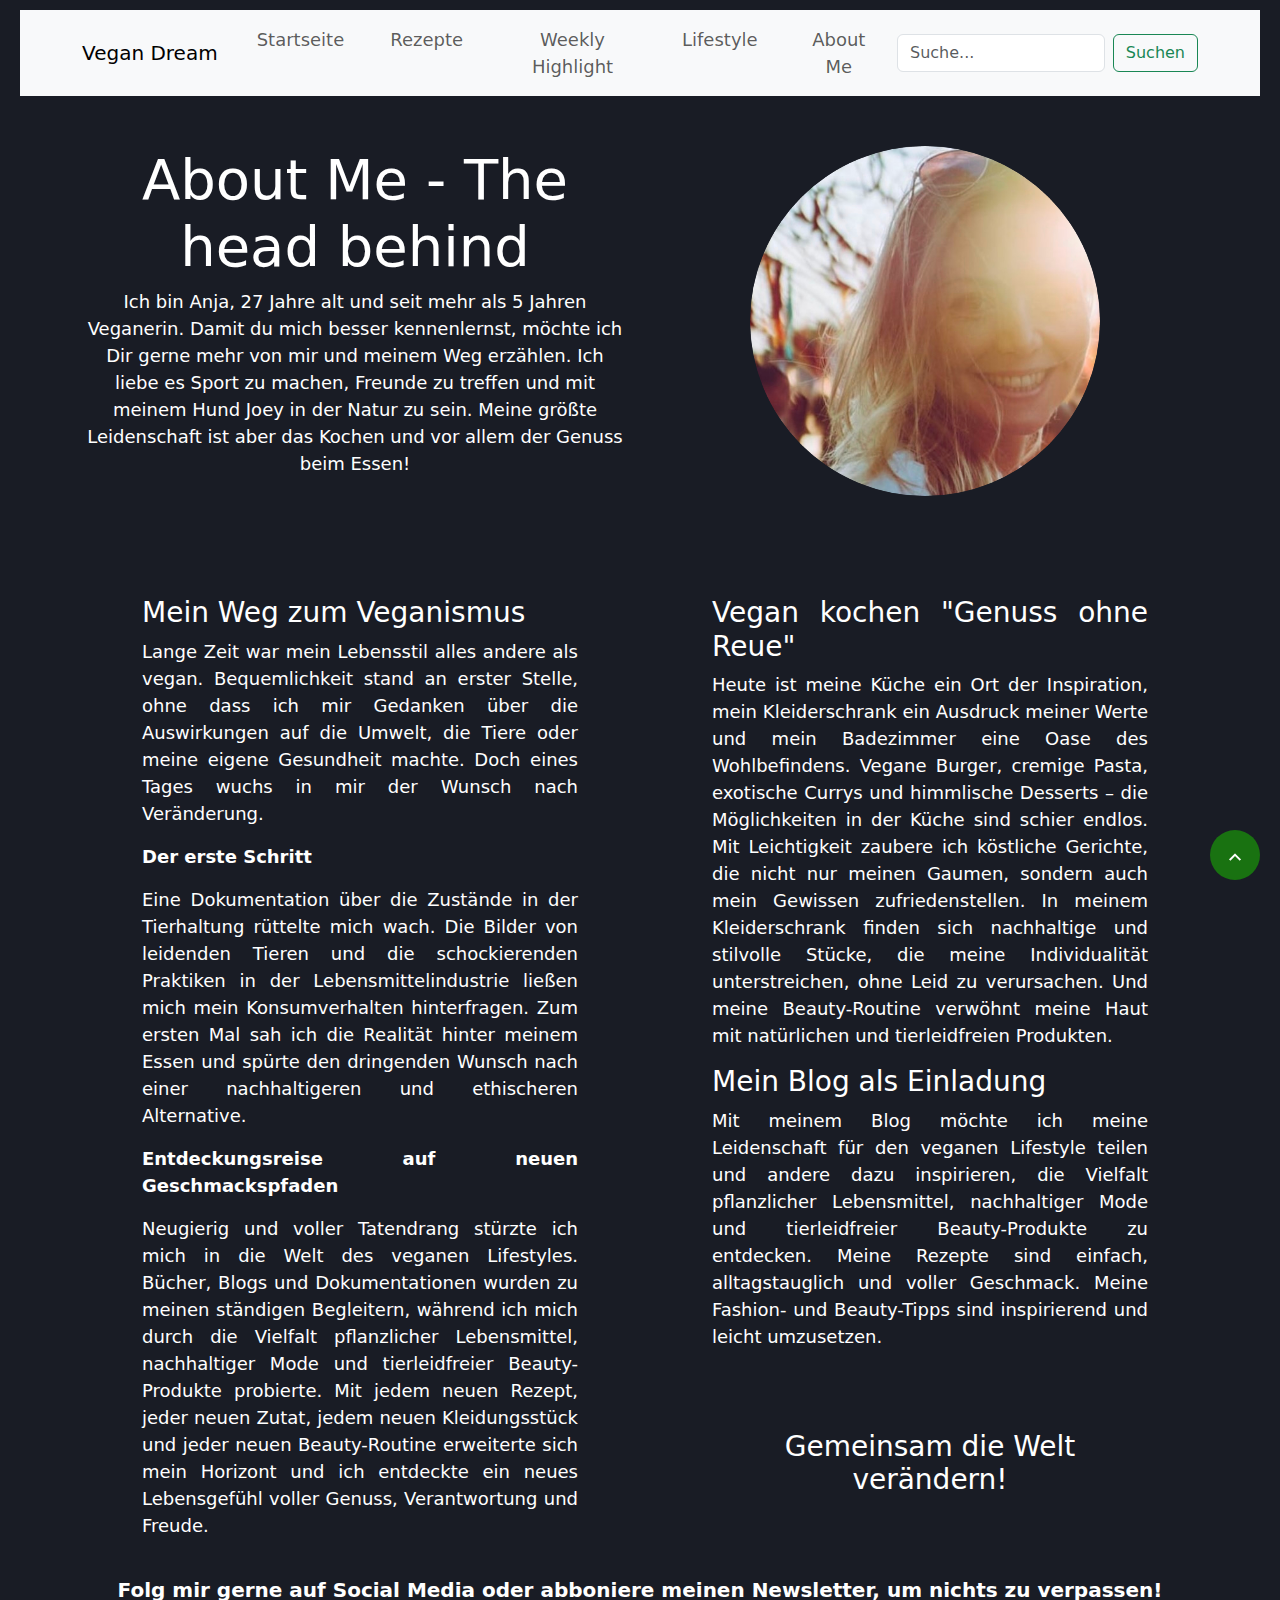
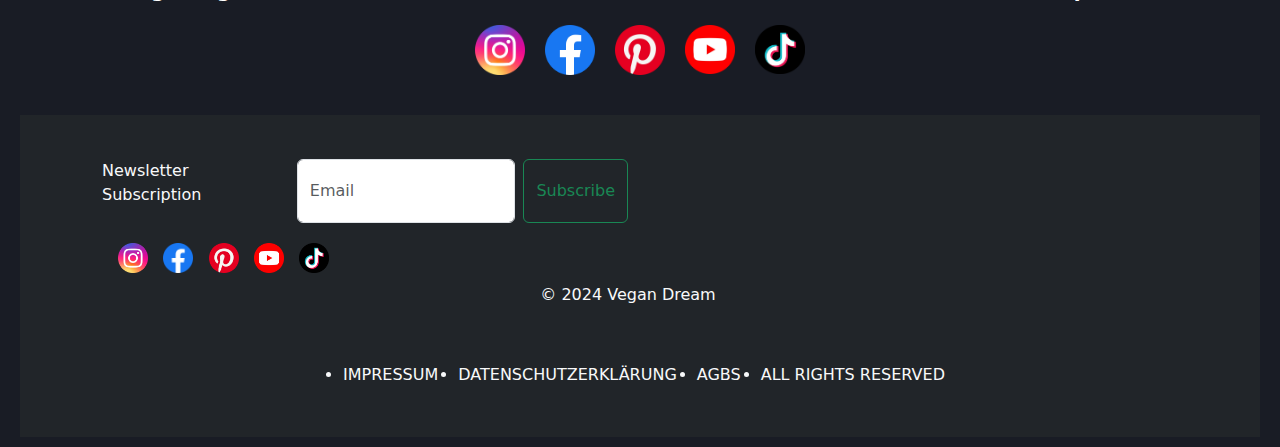
<file: aboutme.html>
<!DOCTYPE html>
<html lang="de">
<head>
  <meta charset="UTF-8">
  <meta name="viewport" content="width=device-width, initial-scale=1.0">
  <title>About Me</title>
  <link rel="stylesheet" href="style.css">
  <link href="https://fonts.googleapis.com/css2?family=Open+Sans&display=swap" rel="stylesheet">
  <link href="https://cdn.jsdelivr.net/npm/bootstrap@5.3.3/dist/css/bootstrap.min.css" rel="stylesheet" integrity="sha384-QWTKZyjpPEjISv5WaRU9OFeRpok6YctnYmDr5pNlyT2bRjXh0JMhjY6hW+ALEwIH" crossorigin="anonymous">
  <script src="https://cdn.jsdelivr.net/npm/bootstrap@5.3.3/dist/js/bootstrap.bundle.min.js" integrity="sha384-YvpcrYf0tY3lHB60NNkmXc5s9fDVZLESaAA55NDzOxhy9GkcIdslK1eN7N6jIeHz" crossorigin="anonymous"></script>
</head>

<body class="bg-dark">
  <header>

    <!-- Menüleiste -->
    <nav class="navbar navbar-expand-lg navbar-light bg-light">
      <div class="container">
        <a class="navbar-brand" href="#">Vegan Dream</a>
        <button class="navbar-toggler" type="button" data-bs-toggle="collapse" data-bs-target="#navbarSupportedContent" aria-controls="navbarSupportedContent" aria-expanded="false" aria-label="Toggle navigation">
          <span class="navbar-toggler-icon"></span>
        </button>
        <div class="collapse navbar-collapse" id="navbarSupportedContent">
          <ul class="navbar-nav me-auto mb-2 mb-lg-0">
            <li class="nav-item">
              <a class="nav-link" href="index.html">Startseite</a>
            </li>
            <li class="nav-item">
              <a class="nav-link" href="rezepte.html">Rezepte</a>
            </li>
            <li class="nav-item">
              <a class="nav-link" href="weeklyseite.html">Weekly Highlight</a>
            </li>
            <li class="nav-item">
              <a class="nav-link" href="lifestyle.html">Lifestyle</a>
            </li>
            <li class="nav-item">
              <a class="nav-link" href="aboutme.html">About Me</a>
            </li>
          </ul>
          <form class="d-flex">
            <input class="form-control me-2" type="search" placeholder="Suche..." aria-label="Search">
            <button class="btn btn-outline-success" type="submit">Suchen</button>
          </form>
        </div>
      </div>
    </nav>

   
    <!-- Hauptinhalte -->
          

      <div class="container">
            <div class="row">
              <div class="col-md-6">
                <div class="about-me-text">
                  <h2 class="display-4">About Me - The head behind</h2>
                  <p>Ich bin Anja, 27 Jahre alt und seit mehr als 5 Jahren Veganerin. Damit du mich besser kennenlernst, möchte ich Dir gerne mehr von mir und meinem Weg erzählen. Ich liebe es Sport zu machen, Freunde zu treffen und mit meinem Hund Joey in der Natur zu sein. Meine größte Leidenschaft ist aber das Kochen und vor allem der Genuss beim Essen!</p>
                </div>
              </div>
          
              <div class="col-md-6">
                <div class="profile">
                  <img src="Veganer Foodblog/Bilder/me.png" alt="profile img">
                </div>
              </div>
            </div>
          
            <div class="row">
              <div class="col-md-6">
                <div class="about-me-specific-text">
                  <div class="mein-weg">
                    <h3>Mein Weg zum Veganismus</h3>
                  </div>
          
                  <p>Lange Zeit war mein Lebensstil alles andere als vegan. Bequemlichkeit stand an erster Stelle, ohne dass ich mir Gedanken über die Auswirkungen auf die Umwelt, die Tiere oder meine eigene Gesundheit machte. Doch eines Tages wuchs in mir der Wunsch nach Veränderung.</p>
          
                  <div class="schritt">
                    <p><strong>Der erste Schritt</strong></p>
                  </div>
          
                  <p>Eine Dokumentation über die Zustände in der Tierhaltung rüttelte mich wach. Die Bilder von leidenden Tieren und die schockierenden Praktiken in der Lebensmittelindustrie ließen mich mein Konsumverhalten hinterfragen. Zum ersten Mal sah ich die Realität hinter meinem Essen und spürte den dringenden Wunsch nach einer nachhaltigeren und ethischeren Alternative.</p>
          
                  <div class="entdeckungsreise">
                    <p><strong>Entdeckungsreise auf neuen Geschmackspfaden</strong></p>
                  </div>
          
                  <p>Neugierig und voller Tatendrang stürzte ich mich in die Welt des veganen Lifestyles. Bücher, Blogs und Dokumentationen wurden zu meinen ständigen Begleitern, während ich mich durch die Vielfalt pflanzlicher Lebensmittel, nachhaltiger Mode und tierleidfreier Beauty-Produkte probierte. Mit jedem neuen Rezept, jeder neuen Zutat, jedem neuen Kleidungsstück und jeder neuen Beauty-Routine erweiterte sich mein Horizont und ich entdeckte ein neues Lebensgefühl voller Genuss, Verantwortung und Freude.</p>
                </div>
              </div>
          
              <div class="col-md-6">
                <div class="more-details">
                  <div class="genuss">
                    <h3>Vegan kochen "Genuss ohne Reue"</h3>
                  </div>
          
                  <p>Heute ist meine Küche ein Ort der Inspiration, mein Kleiderschrank ein Ausdruck meiner Werte und mein Badezimmer eine Oase des Wohlbefindens. Vegane Burger, cremige Pasta, exotische Currys und himmlische Desserts – die Möglichkeiten in der Küche sind schier endlos. Mit Leichtigkeit zaubere ich köstliche Gerichte, die nicht nur meinen Gaumen, sondern auch mein Gewissen zufriedenstellen. In meinem Kleiderschrank finden sich nachhaltige und stilvolle Stücke, die meine Individualität unterstreichen, ohne Leid zu verursachen. Und meine Beauty-Routine verwöhnt meine Haut mit natürlichen und tierleidfreien Produkten.</p>
          
                  <div class="einladung">
                    <h3>Mein Blog als Einladung</h3>
                  </div>
          
                  <p>Mit meinem Blog möchte ich meine Leidenschaft für den veganen Lifestyle teilen und andere dazu inspirieren, die Vielfalt pflanzlicher Lebensmittel, nachhaltiger Mode und tierleidfreier Beauty-Produkte zu entdecken. Meine Rezepte sind einfach, alltagstauglich und voller Geschmack. Meine Fashion- und Beauty-Tipps sind inspirierend und leicht umzusetzen.</p>
          
                  <div class="gemeinsam">
                    <h3>Gemeinsam die Welt verändern!</h3>
                  </div>
                </div>
              </div>
            </div>
          </div>
    
      

    <div class="follow-me">
    <p>Folg mir gerne auf Social Media oder abboniere meinen Newsletter, um nichts zu verpassen!</p>
    </div>

    <div class="socialmediaaboutme">
    <a href="LINK_ZU_DEINEM_INSTAGRAM_PROFIL"><img src="Veganer Foodblog/social media icons/instagram.png" alt="Instagram"></a>
    <a href="LINK_ZU_DEINEM_PINTEREST_PROFIL"><img src="Veganer Foodblog/social media icons/facebook (1).png" alt="Facebook"></a>
    <a href="LINK_ZU_DEINEM_YOUTUBE_PROFIL"><img src="Veganer Foodblog/social media icons/pinterest.png" alt="pinterest"></a>
    <a href="LINK_ZU_DEINEM_TIKTOK_PROFIL"><img src="Veganer Foodblog/social media icons/youtube.png" alt="Youtube"></a>
    <a href="LINK_ZU_DEINEM_YOUTUBE_PROFIL"><img src="Veganer Foodblog/social media icons/tiktok.png" alt="Tiktok"></a>
    </div>

    <footer class="bg-dark text-light py-4">
      <div class="container">
        <div class="row">
          <div class="col-md-6">
<!-- Newsletterabonnementleiste -->
<div class="newsletter d-flex">
  <p class="me-2">Newsletter Subscription</p>
  <form id="newsletter-form" class="d-flex">
    <input class="form-control me-2" type="email" id="email" name="email" placeholder="Email" required>
    <button class="btn btn-outline-success" type="submit">Subscribe</button>
  </form>
</div>
      <div class="col-md-6">
  <!-- Social Media -->
      <div class="social-media">
        <a href="LINK_ZU_DEINEM_INSTAGRAM_PROFIL"><img src="Veganer Foodblog/social media icons/instagram.png" alt="Instagram"></a>
        <a href="LINK_ZU_DEINEM_PINTEREST_PROFIL"><img src="Veganer Foodblog/social media icons/facebook (1).png" alt="Facebook"></a>
        <a href="LINK_ZU_DEINEM_YOUTUBE_PROFIL"><img src="Veganer Foodblog/social media icons/pinterest.png" alt="pinterest"></a>
        <a href="LINK_ZU_DEINEM_TIKTOK_PROFIL"><img src="Veganer Foodblog/social media icons/youtube.png" alt="Youtube"></a>
        <a href="LINK_ZU_DEINEM_YOUTUBE_PROFIL"><img src="Veganer Foodblog/social media icons/tiktok.png" alt="Tiktok"></a>
      </div>
    </div>
  </div>
  <div class="row">
    <div class="col-md-12">
      <!-- Details für einen vollständgien & real wirkenden Footer -->
      <div class="copy">
      <p>&copy; 2024 Vegan Dream</p>
      </div>
      <!-- Details für Impressum, Datenschutz, etc. -->
  <div class="details footer">
    <ul>
      <li>IMPRESSUM </li>
      <li>DATENSCHUTZERKLÄRUNG</li> 
      <li>AGBS</li> 
      <li>ALL RIGHTS RESERVED</li> 
    </ul>
  </div>
      <!-- To top Button -->
  
      <button id="to-top-btn"><img src="Veganer Foodblog/Pfeil.png" alt="To Top"></button>
    </div>
  </div>
</div>
</footer>

  <script src="javasript file.js"></script>
  
</body>
</html>
</file>
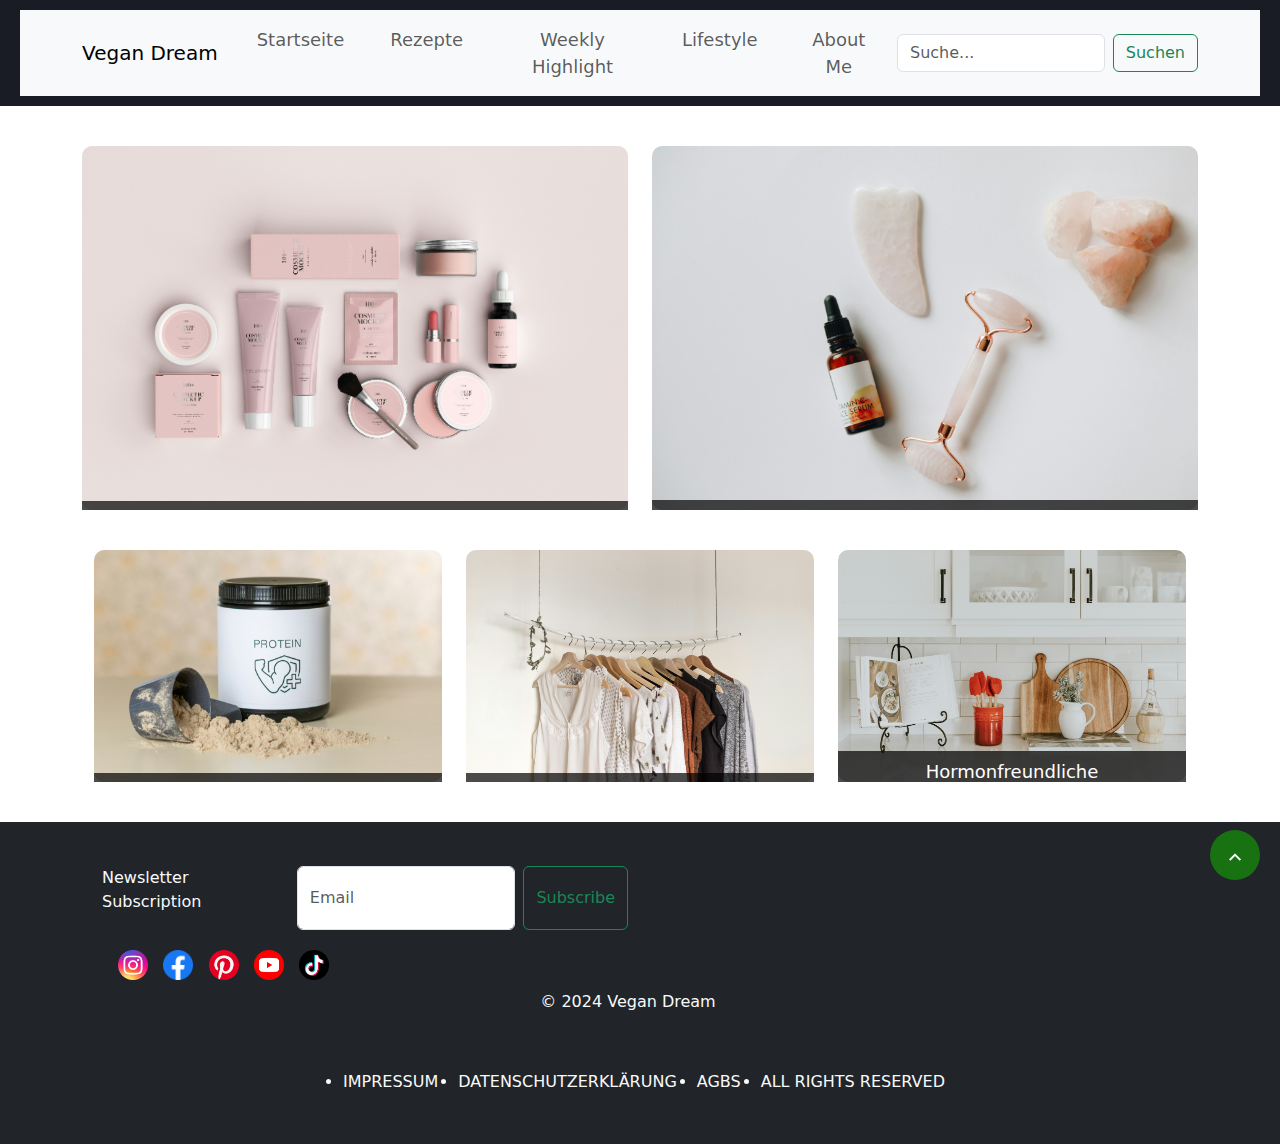
<file: lifestyle.html>
<!DOCTYPE html>
<html lang="de">
<head>
  <meta charset="UTF-8">
  <meta name="viewport" content="width=device-width, initial-scale=1.0">
  <title>Vegan Dream</title>
  <link rel="stylesheet" href="style.css">
  <link href="https://fonts.googleapis.com/css2?family=Open+Sans&display=swap" rel="stylesheet">
  <link href="https://cdn.jsdelivr.net/npm/bootstrap@5.3.3/dist/css/bootstrap.min.css" rel="stylesheet" integrity="sha384-QWTKZyjpPEjISv5WaRU9OFeRpok6YctnYmDr5pNlyT2bRjXh0JMhjY6hW+ALEwIH" crossorigin="anonymous">
  <script src="https://cdn.jsdelivr.net/npm/bootstrap@5.3.3/dist/js/bootstrap.bundle.min.js" integrity="sha384-YvpcrYf0tY3lHB60NNkmXc5s9fDVZLESaAA55NDzOxhy9GkcIdslK1eN7N6jIeHz" crossorigin="anonymous"></script>
</head>

<body>
  <header>
     <!-- Menüleiste -->
     <nav class="navbar navbar-expand-lg navbar-light bg-light">
      <div class="container">
        <a class="navbar-brand" href="#">Vegan Dream</a>
        <button class="navbar-toggler" type="button" data-bs-toggle="collapse" data-bs-target="#navbarSupportedContent" aria-controls="navbarSupportedContent" aria-expanded="false" aria-label="Toggle navigation">
          <span class="navbar-toggler-icon"></span>
        </button>
        <div class="collapse navbar-collapse" id="navbarSupportedContent">
          <ul class="navbar-nav me-auto mb-2 mb-lg-0">
            <li class="nav-item">
              <a class="nav-link" href="index.html">Startseite</a>
            </li>
            <li class="nav-item">
              <a class="nav-link" href="rezepte.html">Rezepte</a>
            </li>
            <li class="nav-item">
              <a class="nav-link" href="weeklyseite.html">Weekly Highlight</a>
            </li>
            <li class="nav-item">
              <a class="nav-link" href="lifestyle.html">Lifestyle</a>
            </li>
            <li class="nav-item">
              <a class="nav-link" href="aboutme.html">About Me</a>
            </li>
          </ul>
          <form class="d-flex">
            <input class="form-control me-2" type="search" placeholder="Suche..." aria-label="Search">
            <button class="btn btn-outline-success" type="submit">Suchen</button>
          </form>
        </div>
      </div>
    </nav>
  
  </header>

  <main>
    <div class="container">
      <div class="row">
        <div class="col-md-6">
          <div class="thumbnail-container">
            <img class="thumbnail img-fluid" src="Veganer Foodblog/Lifestyle/Nachhaltig.jpg" alt="Nachhaltige Beauty-Produkte">
            <h3 class="thumbnail-title">Nachhaltige Beauty-Produkte</h3>
          </div>
        </div>
        <div class="col-md-6">
          <div class="thumbnail-container">
            <img class="thumbnail img-fluid" src="Veganer Foodblog/Lifestyle/selfcare.jpg" alt="Meine Selfcare-Routinen">
            <h3 class="thumbnail-title">Meine Selfcare-Routinen</h3>
          </div>
        </div>
      </div>
  
      <div class="container">
        <div class="row">
          <div class="col-md-4">
            <div class="thumbnail-container">
              <img class="thumbnail img-fluid" src="Veganer Foodblog/Lifestyle/protein.jpg" alt="5 vegan Proteinpulver im Test!">
              <h3 class="thumbnail-title">5 vegane Proteinpulver im Test!</h3>
            </div>
          </div>
          <div class="col-md-4">
            <div class="thumbnail-container">
              <img class="thumbnail img-fluid" src="Veganer Foodblog/Lifestyle/priscilla-du-preez-dlxLGIy-2VU-unsplash.jpg" alt="Ökologisch abbaubare und nachhaltige Klamotten von H&M, Zara & Co.">
              <h3 class="thumbnail-title">Ökologisch nachhaltige Klamotten</h3>
            </div>
          </div>
          <div class="col-md-4">
            <div class="thumbnail-container">
              <img class="thumbnail img-fluid" src="Veganer Foodblog/Lifestyle/becca-tapert-mDOGXiuVb4M-unsplash.jpg" alt="Hormonfreundliche Küchenutensilien ohne Weichmacher">
              <h3 class="thumbnail-title">Hormonfreundliche Küchenutensilien</h3>
            </div>
          </div>
        </div>
      </div>
    </main>

  <footer class="bg-dark text-light py-4">
    <div class="container">
      <div class="row">
        <div class="col-md-6">
<!-- Newsletterabonnementleiste -->
<div class="newsletter d-flex">
<p class="me-2">Newsletter Subscription</p>
<form id="newsletter-form" class="d-flex">
  <input class="form-control me-2" type="email" id="email" name="email" placeholder="Email" required>
  <button class="btn btn-outline-success" type="submit">Subscribe</button>
</form>
</div>
    <div class="col-md-6">
<!-- Social Media -->
    <div class="social-media">
      <a href="LINK_ZU_DEINEM_INSTAGRAM_PROFIL"><img src="Veganer Foodblog/social media icons/instagram.png" alt="Instagram"></a>
      <a href="LINK_ZU_DEINEM_PINTEREST_PROFIL"><img src="Veganer Foodblog/social media icons/facebook (1).png" alt="Facebook"></a>
      <a href="LINK_ZU_DEINEM_YOUTUBE_PROFIL"><img src="Veganer Foodblog/social media icons/pinterest.png" alt="pinterest"></a>
      <a href="LINK_ZU_DEINEM_TIKTOK_PROFIL"><img src="Veganer Foodblog/social media icons/youtube.png" alt="Youtube"></a>
      <a href="LINK_ZU_DEINEM_YOUTUBE_PROFIL"><img src="Veganer Foodblog/social media icons/tiktok.png" alt="Tiktok"></a>
    </div>
  </div>
</div>
<div class="row">
  <div class="col-md-12">
    <!-- Details für einen vollständgien & real wirkenden Footer -->
    <div class="copy">
    <p>&copy; 2024 Vegan Dream</p>
    </div>
    <!-- Details für Impressum, Datenschutz, etc. -->
<div class="details footer">
  <ul>
    <li>IMPRESSUM </li>
    <li>DATENSCHUTZERKLÄRUNG</li> 
    <li>AGBS</li> 
    <li>ALL RIGHTS RESERVED</li> 
  </ul>
</div>
    <!-- To top Button -->

    <button id="to-top-btn"><img src="Veganer Foodblog/Pfeil.png" alt="To Top"></button>
  </div>
</div>
</div>
</footer>

  <script src="javasript file.js"></script>
  
</body>
</html>
</file>
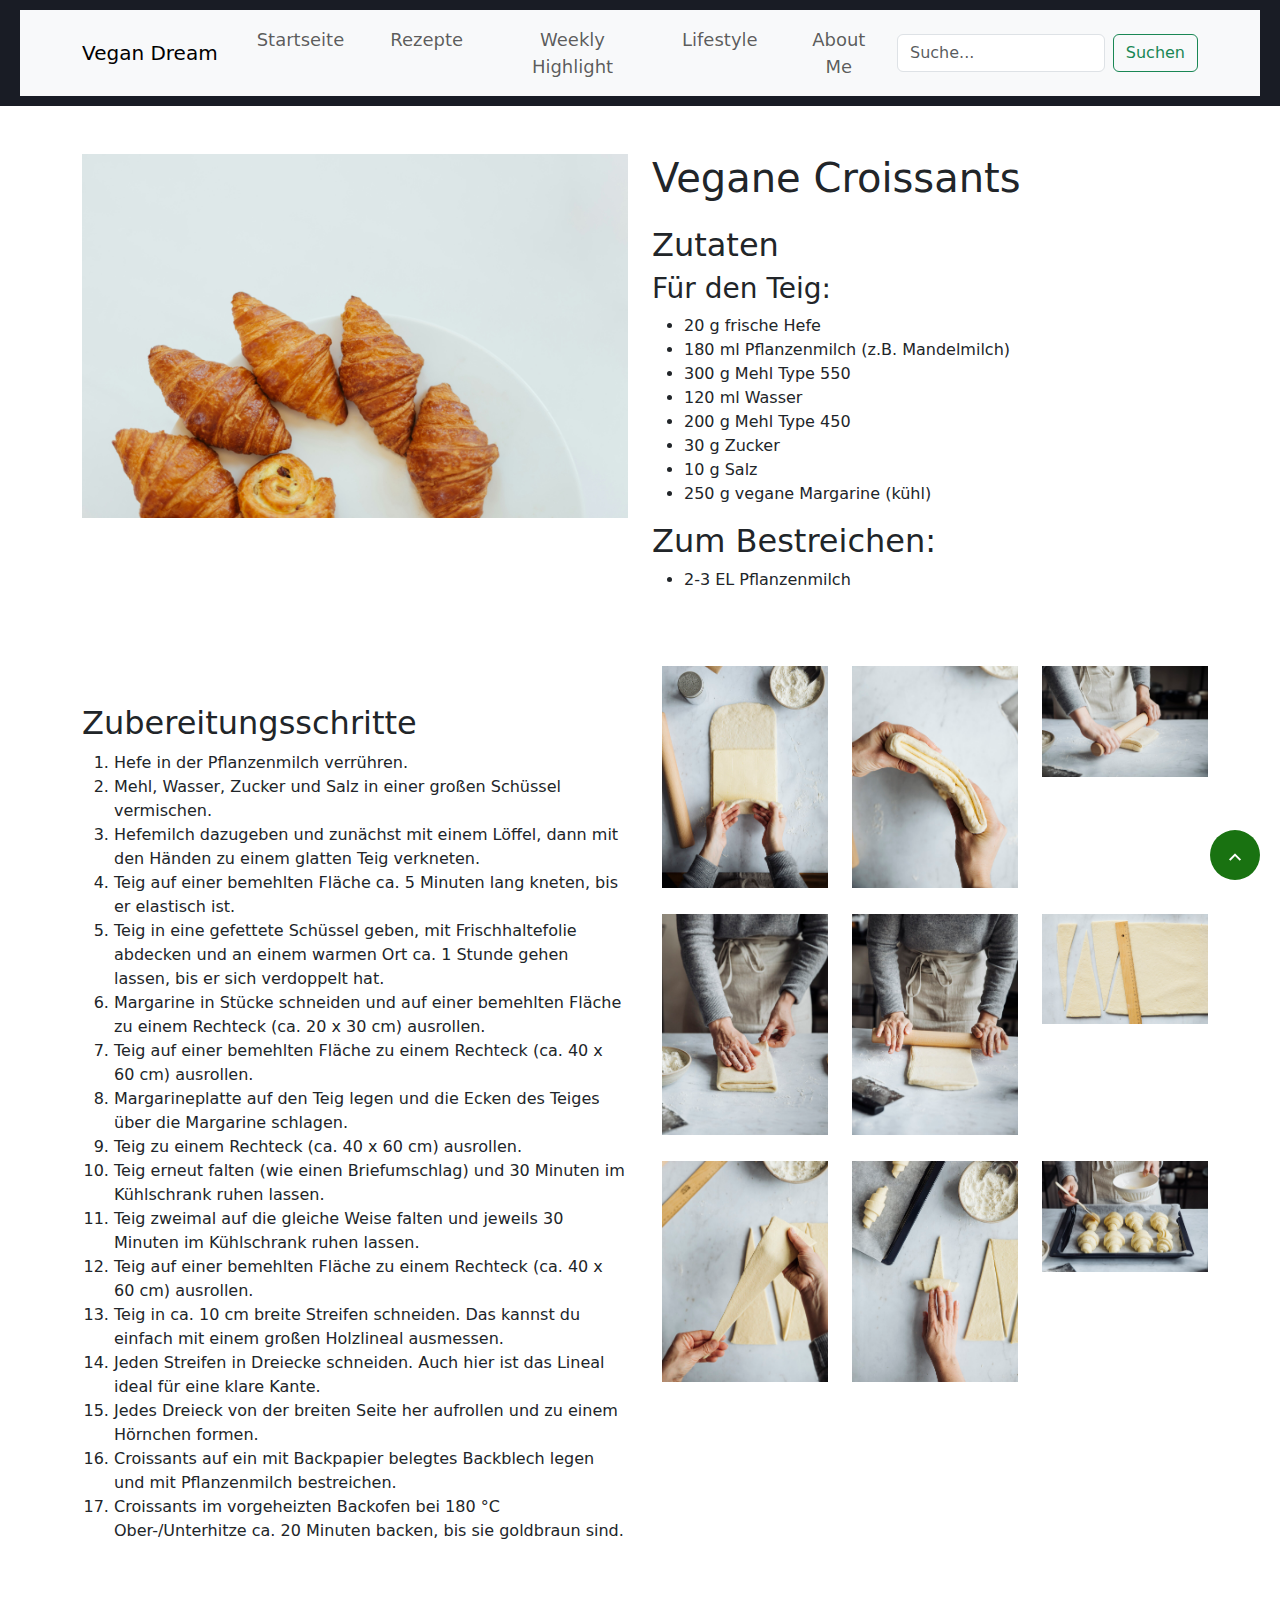
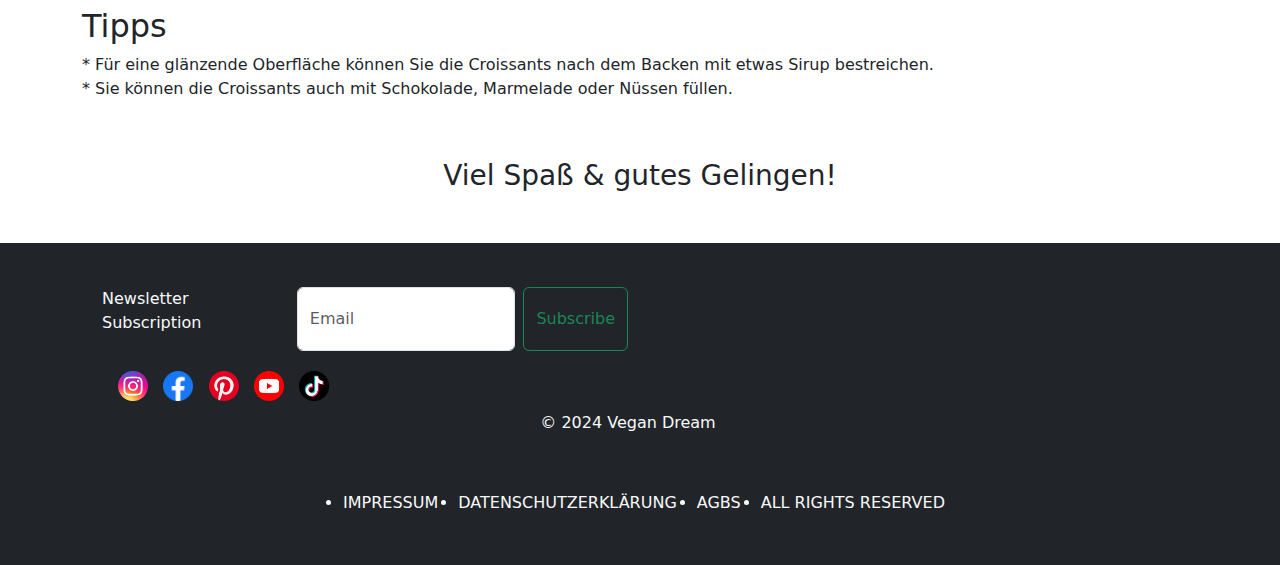
<file: Rezept vegane Croissants.html>
<!DOCTYPE html>
<html lang="de">
<head>
  <meta charset="UTF-8">
  <meta name="viewport" content="width=device-width, initial-scale=1.0">
  <title>Vegan Dream</title>
  <link rel="stylesheet" href="style.css">
  <link href="https://fonts.googleapis.com/css2?family=Open+Sans&display=swap" rel="stylesheet">
  <link href="https://cdn.jsdelivr.net/npm/bootstrap@5.3.3/dist/css/bootstrap.min.css" rel="stylesheet" integrity="sha384-QWTKZyjpPEjISv5WaRU9OFeRpok6YctnYmDr5pNlyT2bRjXh0JMhjY6hW+ALEwIH" crossorigin="anonymous">
  <script src="https://cdn.jsdelivr.net/npm/bootstrap@5.3.3/dist/js/bootstrap.bundle.min.js" integrity="sha384-YvpcrYf0tY3lHB60NNkmXc5s9fDVZLESaAA55NDzOxhy9GkcIdslK1eN7N6jIeHz" crossorigin="anonymous"></script>
</head>
<body>
  <header>

    <!-- Menüleiste -->
    <nav class="navbar navbar-expand-lg navbar-light bg-light">
      <div class="container">
        <a class="navbar-brand" href="#">Vegan Dream</a>
        <button class="navbar-toggler" type="button" data-bs-toggle="collapse" data-bs-target="#navbarSupportedContent" aria-controls="navbarSupportedContent" aria-expanded="false" aria-label="Toggle navigation">
          <span class="navbar-toggler-icon"></span>
        </button>
        <div class="collapse navbar-collapse" id="navbarSupportedContent">
          <ul class="navbar-nav me-auto mb-2 mb-lg-0">
            <li class="nav-item">
              <a class="nav-link" href="index.html">Startseite</a>
            </li>
            <li class="nav-item">
              <a class="nav-link" href="rezepte.html">Rezepte</a>
            </li>
            <li class="nav-item">
              <a class="nav-link" href="weeklyseite.html">Weekly Highlight</a>
            </li>
            <li class="nav-item">
              <a class="nav-link" href="lifestyle.html">Lifestyle</a>
            </li>
            <li class="nav-item">
              <a class="nav-link" href="aboutme.html">About Me</a>
            </li>
          </ul>
          <form class="d-flex">
            <input class="form-control me-2" type="search" placeholder="Suche..." aria-label="Search">
            <button class="btn btn-outline-success" type="submit">Suchen</button>
          </form>
        </div>
      </div>
    </nav>

  </header>

  <div class="container mt-5">
    <div class="row">
      <!-- Rezeptbild -->
      <div class="col-md-6">
        <img src="Veganer Foodblog/Bilder/croissants2.jpg" class="img-fluid" alt="rezeptcroissants">
      </div>
      <div class="col-md-6">
        <div class="rezept-beschreibung">
          <h1 class="mb-4">Vegane Croissants</h1>
          <h2>Zutaten</h2>
    <h3>Für den Teig:</h3>
    <ul>
      <li>20 g frische Hefe</li>
      <li>180 ml Pflanzenmilch (z.B. Mandelmilch)</li>
      <li>300 g Mehl Type 550</li>
      <li>120 ml Wasser</li>
      <li>200 g Mehl Type 450</li>
      <li>30 g Zucker</li>
      <li>10 g Salz</li>
      <li>250 g vegane Margarine (kühl)</li>
    </ul>
  
    <h2>Zum Bestreichen:</h2>
    <ul>
      <li>2-3 EL Pflanzenmilch</li>
    </ul>
    </div>
  </div>
</div>

 <!-- Abschnitt für Schritte mit Bildern -->
 <div class="row mt-5">
  <div class="col">
    <h2 class="mt-5">Zubereitungsschritte</h2>
    <ol>
      <!-- Zubereitungsschritte hier einfügen -->
      <li>Hefe in der Pflanzenmilch verrühren.</li>
      <li>Mehl, Wasser, Zucker und Salz in einer großen Schüssel vermischen.</li>
      <li>Hefemilch dazugeben und zunächst mit einem Löffel, dann mit den Händen zu einem glatten Teig verkneten.</li>
      <li>Teig auf einer bemehlten Fläche ca. 5 Minuten lang kneten, bis er elastisch ist.</li>
      <li>Teig in eine gefettete Schüssel geben, mit Frischhaltefolie abdecken und an einem warmen Ort ca. 1 Stunde gehen lassen, bis er sich verdoppelt hat.</li>
      <li>Margarine in Stücke schneiden und auf einer bemehlten Fläche zu einem Rechteck (ca. 20 x 30 cm) ausrollen.</li>
      <li>Teig auf einer bemehlten Fläche zu einem Rechteck (ca. 40 x 60 cm) ausrollen.</li>
      <li>Margarineplatte auf den Teig legen und die Ecken des Teiges über die Margarine schlagen.</li>
      <li>Teig zu einem Rechteck (ca. 40 x 60 cm) ausrollen.</li>
      <li>Teig erneut falten (wie einen Briefumschlag) und 30 Minuten im Kühlschrank ruhen lassen.</li>
      <li>Teig zweimal auf die gleiche Weise falten und jeweils 30 Minuten im Kühlschrank ruhen lassen.</li>
      <li>Teig auf einer bemehlten Fläche zu einem Rechteck (ca. 40 x 60 cm) ausrollen.</li>
      <li>Teig in ca. 10 cm breite Streifen schneiden. Das kannst du einfach mit einem großen Holzlineal ausmessen.</li>
      <li>Jeden Streifen in Dreiecke schneiden. Auch hier ist das Lineal ideal für eine klare Kante.</li>
      <li>Jedes Dreieck von der breiten Seite her aufrollen und zu einem Hörnchen formen.</li>
      <li>Croissants auf ein mit Backpapier belegtes Backblech legen und mit Pflanzenmilch bestreichen.</li>
      <li>Croissants im vorgeheizten Backofen bei 180 °C Ober-/Unterhitze ca. 20 Minuten backen, bis sie goldbraun sind.</li>
    </ol>
  </div>
  <div class="col">
    <div class="Anleitung-container">
      <div class="Anleitung">
        <!-- Bilder der Zubereitungsschritte -->
      <div class="row">
        <div class="col-md-4">
          <img src="Veganer Foodblog/Croissant Schritte/Croissants-354.jpg" class="img-fluid mb-3" alt="Teig falten">
        </div>
        <div class="col-md-4">
          <img src="Veganer Foodblog/Croissant Schritte/Croissants-357.jpg" class="img-fluid mb-3" alt="Übereinander schlagen">
        </div>
        <div class="col-md-4">
          <img src="Veganer Foodblog/Croissant Schritte/Croissants-371.jpg" class="img-fluid mb-3" alt="rollen">
        </div>
        <!-- Weitere Bilder hier einfügen -->
        <div class="col-md-4">
          <img src="Veganer Foodblog/Croissant Schritte/Croissants-394.jpg" class="img-fluid mb-3" alt="einschlagen 2">
        </div>
        <div class="col-md-4">
          <img src="Veganer Foodblog/Croissant Schritte/Croissants-380.jpg" class="img-fluid mb-3" alt="rollen2">
        </div>
        <div class="col-md-4">
          <img src="Veganer Foodblog/Croissant Schritte/Croissants-409.jpg" class="img-fluid mb-3" alt="abmessen">
        </div>
        <div class="col-md-4">
          <img src="Veganer Foodblog/Croissant Schritte/Croissants-413.jpg" class="img-fluid mb-3" alt="Teigdreieck">
        </div>
        <div class="col-md-4">
          <img src="Veganer Foodblog/Croissant Schritte/Croissants-421.jpg" class="img-fluid mb-3" alt="aufrollen">
        </div>
        <div class="col-md-4">
          <img src="Veganer Foodblog/Croissant Schritte/Croissants-430-Bearbeitet.jpg" class="img-fluid mb-3" alt="bestreichen">
        </div>
      </div>
    </div>
  </div>
</div>
</div>

    <h2 class="mt-5">Tipps</h2>
    <p>
      * Für eine glänzende Oberfläche können Sie die Croissants nach dem Backen mit etwas Sirup bestreichen.<br>
      * Sie können die Croissants auch mit Schokolade, Marmelade oder Nüssen füllen.
    </p>

    <div class="row mt-5">
      <div class="col">
        <div class="schlusswort">
          <h3>Viel Spaß & gutes Gelingen!</h3>
  </div>
</div>
</div>
</div>

<footer class="bg-dark text-light py-4">
  <div class="container">
    <div class="row">
      <div class="col-md-6">
<!-- Newsletterabonnementleiste -->
<div class="newsletter d-flex">
<p class="me-2">Newsletter Subscription</p>
<form id="newsletter-form" class="d-flex">
<input class="form-control me-2" type="email" id="email" name="email" placeholder="Email" required>
<button class="btn btn-outline-success" type="submit">Subscribe</button>
</form>
</div>
  <div class="col-md-6">
<!-- Social Media -->
  <div class="social-media">
    <a href="LINK_ZU_DEINEM_INSTAGRAM_PROFIL"><img src="Veganer Foodblog/social media icons/instagram.png" alt="Instagram"></a>
    <a href="LINK_ZU_DEINEM_PINTEREST_PROFIL"><img src="Veganer Foodblog/social media icons/facebook (1).png" alt="Facebook"></a>
    <a href="LINK_ZU_DEINEM_YOUTUBE_PROFIL"><img src="Veganer Foodblog/social media icons/pinterest.png" alt="pinterest"></a>
    <a href="LINK_ZU_DEINEM_TIKTOK_PROFIL"><img src="Veganer Foodblog/social media icons/youtube.png" alt="Youtube"></a>
    <a href="LINK_ZU_DEINEM_YOUTUBE_PROFIL"><img src="Veganer Foodblog/social media icons/tiktok.png" alt="Tiktok"></a>
  </div>
</div>
</div>
<div class="row">
<div class="col-md-12">
  <!-- Details für einen vollständgien & real wirkenden Footer -->
  <div class="copy">
  <p>&copy; 2024 Vegan Dream</p>
  </div>
  <!-- Details für Impressum, Datenschutz, etc. -->
<div class="details footer">
<ul>
  <li>IMPRESSUM </li>
  <li>DATENSCHUTZERKLÄRUNG</li> 
  <li>AGBS</li> 
  <li>ALL RIGHTS RESERVED</li> 
</ul>
</div>
  <!-- To top Button -->

  <button id="to-top-btn"><img src="Veganer Foodblog/Pfeil.png" alt="To Top"></button>
</div>
</div>
</div>
</footer>

  <script src="javasript file.js"></script>
</body>
</html>
</file>
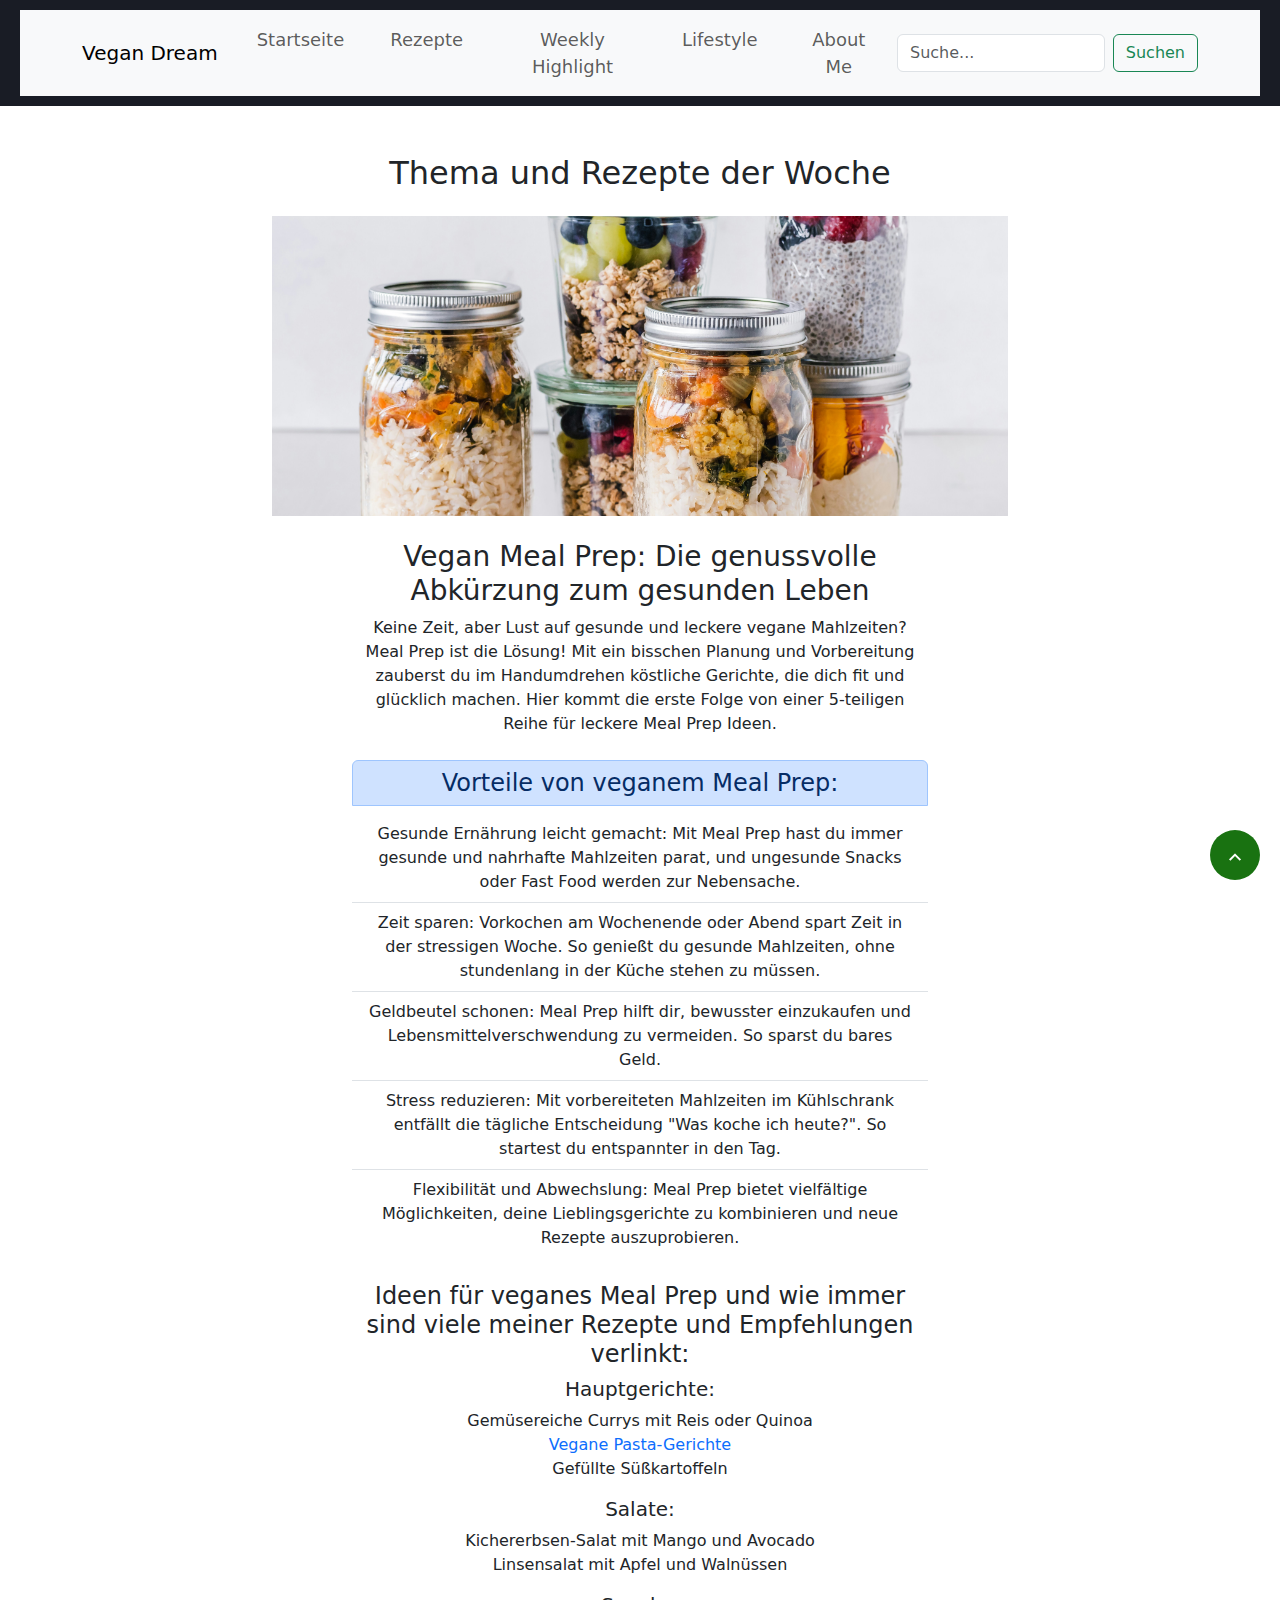
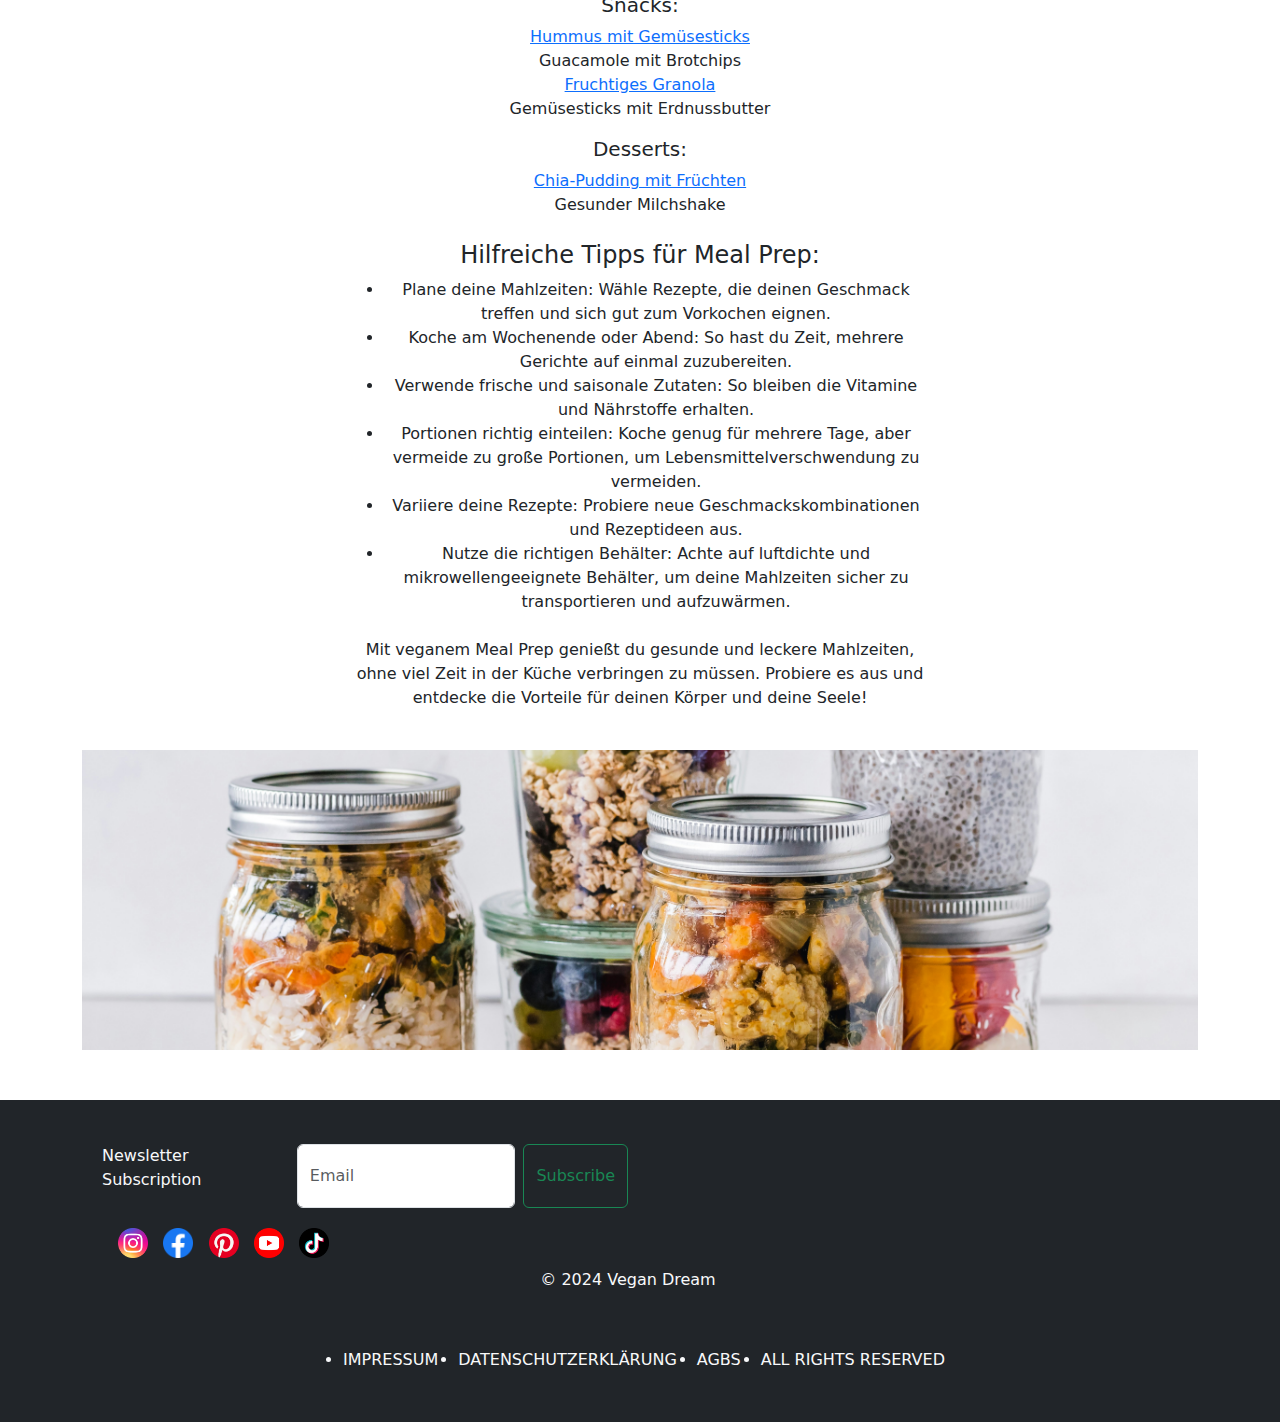
<file: weeklyseite.html>
<!DOCTYPE html>
<html lang="de">
<head>
  <meta charset="UTF-8">
  <meta name="viewport" content="width=device-width, initial-scale=1.0">
  <title>Vegan Dream</title>
  <link rel="stylesheet" href="style.css">
  <link href="https://fonts.googleapis.com/css2?family=Open+Sans&display=swap" rel="stylesheet">
  <link href="https://cdn.jsdelivr.net/npm/bootstrap@5.3.3/dist/css/bootstrap.min.css" rel="stylesheet" integrity="sha384-QWTKZyjpPEjISv5WaRU9OFeRpok6YctnYmDr5pNlyT2bRjXh0JMhjY6hW+ALEwIH" crossorigin="anonymous">
  <script src="https://cdn.jsdelivr.net/npm/bootstrap@5.3.3/dist/js/bootstrap.bundle.min.js" integrity="sha384-YvpcrYf0tY3lHB60NNkmXc5s9fDVZLESaAA55NDzOxhy9GkcIdslK1eN7N6jIeHz" crossorigin="anonymous"></script>
</head>

<body>
  <header>
    <!-- Menüleiste -->
    <nav class="navbar navbar-expand-lg navbar-light bg-light">
      <div class="container">
        <a class="navbar-brand" href="#">Vegan Dream</a>
        <button class="navbar-toggler" type="button" data-bs-toggle="collapse" data-bs-target="#navbarSupportedContent" aria-controls="navbarSupportedContent" aria-expanded="false" aria-label="Toggle navigation">
          <span class="navbar-toggler-icon"></span>
        </button>
        <div class="collapse navbar-collapse" id="navbarSupportedContent">
          <ul class="navbar-nav me-auto mb-2 mb-lg-0">
            <li class="nav-item">
              <a class="nav-link" href="index.html">Startseite</a>
            </li>
            <li class="nav-item">
              <a class="nav-link" href="rezepte.html">Rezepte</a>
            </li>
            <li class="nav-item">
              <a class="nav-link" href="weeklyseite.html">Weekly Highlight</a>
            </li>
            <li class="nav-item">
              <a class="nav-link" href="lifestyle.html">Lifestyle</a>
            </li>
            <li class="nav-item">
              <a class="nav-link" href="aboutme.html">About Me</a>
            </li>
          </ul>
          <form class="d-flex">
            <input class="form-control me-2" type="search" placeholder="Suche..." aria-label="Search">
            <button class="btn btn-outline-success" type="submit">Suchen</button>
          </form>
        </div>
      </div>
    </nav>

  </header>
   
<!-- Cover-Bild -->
<section class="container mt-5">
  <div class="row justify-content-center text-center">
    <div class="col-lg-8">
      <h2 class="weekly-highlight mb-4">Thema und Rezepte der Woche</h2>
      <div class="mealprep">
        <img src="Veganer Foodblog/weekly Seite/ella-olsson-P4jRJYN33wE-unsplash.jpg" alt="mealprep" class="img-fluid">
      </div>
            
      <!-- Hier kommt das wöchentliche Highlight -->
      <article class="Inhalttext mt-4 text-center">
        <h3>Vegan Meal Prep: Die genussvolle Abkürzung zum gesunden Leben</h3>
        <p>Keine Zeit, aber Lust auf gesunde und leckere vegane Mahlzeiten? Meal Prep ist die Lösung! Mit ein bisschen Planung und Vorbereitung zauberst du im Handumdrehen köstliche Gerichte, die dich fit und glücklich machen. Hier kommt die erste Folge von einer 5-teiligen Reihe für leckere Meal Prep Ideen.</p>
            
        <div class="Vorteile list-group mt-4">
          <h4 class="list-group-item list-group-item-primary Titel-Vorteile">Vorteile von veganem Meal Prep:</h4>
          <ul class="list-group list-group-flush">
            <li class="list-group-item">Gesunde Ernährung leicht gemacht: Mit Meal Prep hast du immer gesunde und nahrhafte Mahlzeiten parat, und ungesunde Snacks oder Fast Food werden zur Nebensache.</li>
            <li class="list-group-item">Zeit sparen: Vorkochen am Wochenende oder Abend spart Zeit in der stressigen Woche. So genießt du gesunde Mahlzeiten, ohne stundenlang in der Küche stehen zu müssen.</li>
            <li class="list-group-item">Geldbeutel schonen: Meal Prep hilft dir, bewusster einzukaufen und Lebensmittelverschwendung zu vermeiden. So sparst du bares Geld.</li>
            <li class="list-group-item">Stress reduzieren: Mit vorbereiteten Mahlzeiten im Kühlschrank entfällt die tägliche Entscheidung "Was koche ich heute?". So startest du entspannter in den Tag.</li>
            <li class="list-group-item">Flexibilität und Abwechslung: Meal Prep bietet vielfältige Möglichkeiten, deine Lieblingsgerichte zu kombinieren und neue Rezepte auszuprobieren.</li>
          </ul>
        </div>
        
        <h4 class="mt-4">Ideen für veganes Meal Prep und wie immer sind viele meiner Rezepte und Empfehlungen verlinkt:</h4>
        <h5>Hauptgerichte:</h5>
        <ul class="list-unstyled">
          <li>Gemüsereiche Currys mit Reis oder Quinoa</li>
          <li><a href="(/* Hier wäre der Link um auf weitere Seiten zu leiten */)" class="text-decoration-none">Vegane Pasta-Gerichte</a></li>
          <li>Gefüllte Süßkartoffeln</li>
        </ul>
        <h5>Salate:</h5>
        <ul class="list-unstyled">
          <li>Kichererbsen-Salat mit Mango und Avocado</li>
          <li>Linsensalat mit Apfel und Walnüssen</li>
        </ul>
        <h5>Snacks:</h5>
        <ul class="list-unstyled">
          <li><a href="(/* Hier wäre der Link um auf weitere Seiten zu leiten */)">Hummus mit Gemüsesticks</a></li>
          <li>Guacamole mit Brotchips</li>
          <li><a href="(/* Hier wäre der Link um auf weitere Seiten zu leiten */)">Fruchtiges Granola</a></li>
          <li>Gemüsesticks mit Erdnussbutter</li>
        </ul>
        <h5>Desserts:</h5>
        <ul class="list-unstyled">
          <li><a href="(/* Hier wäre der Link um auf weitere Seiten zu leiten */)">Chia-Pudding mit Früchten</a></li>
          <li>Gesunder Milchshake</li>
        </ul>
        
        <h4 class="Titel-Hilfreiche-Tipps mt-4">Hilfreiche Tipps für Meal Prep:</h4>
        <div class="Hilfreiche-Tipps">
          <ul>
            <li>Plane deine Mahlzeiten: Wähle Rezepte, die deinen Geschmack treffen und sich gut zum Vorkochen eignen.</li>
            <li>Koche am Wochenende oder Abend: So hast du Zeit, mehrere Gerichte auf einmal zuzubereiten.</li>
            <li>Verwende frische und saisonale Zutaten: So bleiben die Vitamine und Nährstoffe erhalten.</li>
            <li>Portionen richtig einteilen: Koche genug für mehrere Tage, aber vermeide zu große Portionen, um Lebensmittelverschwendung zu vermeiden.</li>
            <li>Variiere deine Rezepte: Probiere neue Geschmackskombinationen und Rezeptideen aus.</li>
            <li>Nutze die richtigen Behälter: Achte auf luftdichte und mikrowellengeeignete Behälter, um deine Mahlzeiten sicher zu transportieren und aufzuwärmen.</li>
          </ul>
        </div>
            <div class="Schlusssatz mt-4">
              <p>Mit veganem Meal Prep genießt du gesunde und leckere Mahlzeiten, ohne viel Zeit in der Küche verbringen zu müssen. Probiere es aus und entdecke die Vorteile für deinen Körper und deine Seele!</p>
            </div>
          </article>
        </div>
      </div>
    
      <!-- Cover-Bild am Ende -->
      <div class="mealprep2 mt-4">
        <img src="Veganer Foodblog/weekly Seite/ella-olsson-P4jRJYN33wE-unsplash.jpg" alt="mealprep2" class="img-fluid">
      </div>
    </section>


<footer class="bg-dark text-light py-4">
  <div class="container">
    <div class="row">
      <div class="col-md-6">
<!-- Newsletterabonnementleiste -->
<div class="newsletter d-flex">
  <p class="me-2">Newsletter Subscription</p>
  <form id="newsletter-form" class="d-flex">
    <input class="form-control me-2" type="email" id="email" name="email" placeholder="Email" required>
    <button class="btn btn-outline-success" type="submit">Subscribe</button>
  </form>
</div>
      <div class="col-md-6">
  <!-- Social Media -->
      <div class="social-media">
        <a href="LINK_ZU_DEINEM_INSTAGRAM_PROFIL"><img src="Veganer Foodblog/social media icons/instagram.png" alt="Instagram"></a>
        <a href="LINK_ZU_DEINEM_PINTEREST_PROFIL"><img src="Veganer Foodblog/social media icons/facebook (1).png" alt="Facebook"></a>
        <a href="LINK_ZU_DEINEM_YOUTUBE_PROFIL"><img src="Veganer Foodblog/social media icons/pinterest.png" alt="pinterest"></a>
        <a href="LINK_ZU_DEINEM_TIKTOK_PROFIL"><img src="Veganer Foodblog/social media icons/youtube.png" alt="Youtube"></a>
        <a href="LINK_ZU_DEINEM_YOUTUBE_PROFIL"><img src="Veganer Foodblog/social media icons/tiktok.png" alt="Tiktok"></a>
      </div>
    </div>
  </div>
  <div class="row">
    <div class="col-md-12">
      <!-- Details für einen vollständgien & real wirkenden Footer -->
      <div class="copy">
      <p>&copy; 2024 Vegan Dream</p>
      </div>
      <!-- Details für Impressum, Datenschutz, etc. -->
  <div class="details footer">
    <ul>
      <li>IMPRESSUM </li>
      <li>DATENSCHUTZERKLÄRUNG</li> 
      <li>AGBS</li> 
      <li>ALL RIGHTS RESERVED</li> 
    </ul>
  </div>
      <!-- To top Button -->
  
      <button id="to-top-btn"><img src="Veganer Foodblog/Pfeil.png" alt="To Top"></button>
    </div>
  </div>
</div>
</footer>
  
    <script src="javasript file.js"></script>
  
</body>
</html>
</file>
<file: style.css>
/* Allgemeines */

body {
  font-family: Open Sans, sans-serif;
  margin: 0;
  padding: 0;
}

header {
  background-color: #191c25;
  color: #363535;
  text-align: center;
  padding: 10px 20px;
}

nav ul {
  list-style-type: none;
  padding: 0;
}
nav ul li {
  display: inline;
  margin-right: 15px;
  margin-left: 15px;
  font-size: 18px;
}

/* Hovereffekte für die Menükategorien */
nav ul li a {
  color: #363535; /* Standardfarbe auf Weiß setzen */
  transition: color 0.3s ease; /* Sanften Farbwechsel aktivieren */
}
nav ul li a:hover {
  color: #ffffff; /* Farbe beim Darüberfahren auf #CFE0C3 ändern */
  font-weight: bold; /* Schriftstärke für Betonung erhöhen */
  background-color: rgba(0, 0, 0, 0.1); /* Dezente Hintergrundfarbe beim Darüberfahren hinzufügen */
}


/* Weitere Styles */

main {
  padding: 20px;
}

section {
  margin-bottom: 50px;
}

footer {
  background-color: #99c175;
  color: #fff;
  padding: 10px 0;
}

.newsletter {
  font-size: 16px;
  text-align: left;
  margin-top: 20px;
  margin-bottom: 20px;
  padding-left: 20px;
}

/* Stile für die Liste im Footer */
.details.footer ul {
  display: flex; /* Listenpunkte nebeneinander anordnen */
  justify-content: center; /* Liste zentriert ausrichten */
  flex-wrap: wrap; /* Bei Bedarf umbrechen */
}

.details.footer ul li {
  margin: 10px; /* Abstand zwischen den Listenpunkten */
}

/* Media Query für kleinere Bildschirmgrößen */
@media screen and (max-width: 768px) {
  .details.footer ul {
    flex-direction: column; /* Listenpunkte untereinander anordnen */
    align-items: center; /* Liste zentriert ausrichten */
  }
}


.copy {
  text-align: center;
  padding-bottom: 20px;
  margin-top: 10px;
  margin-bottom: 10px;
}

#to-top-btn {
  position: fixed;
  bottom: 20px;
  right: 20px;
  background-color: #197211;
  color: #fff;
  border: none;
  border-radius: 50%;
  width: 50px;
  height: 50px;
  font-size: 20px;
  cursor: pointer;
  transition: background-color 0.3s;
}

#to-top-btn:hover {
  background-color: #57a450;
}

/* Stil für den Social-Media-Bereich */
.social-media {
  margin-top: 20px; /* Abstand zwischen dem Newsletter und den Social-Media-Icons */
  text-align: center;
}
.social-media a {
  display: inline-block; /* Inline-Block-Elemente */
  margin-left: 10px; /* Abstand zwischen den Icons */
}

.social-media img {
  width: 30px; /* Größe der Social-Media-Icons */
}
/* CSS für die Hover-Effekte */
.social-media img:hover {
  transform: scale(1.2); /* Vergrößern des Icons beim Hovern */
  opacity: 0.7; /* Reduzieren der Opazität beim Hovern */
}

/* Media Query für kleinere Bildschirmgrößen */
@media screen and (max-width: 768px) {
  .social-media img {
    width: 25px; /* Breite der Icons weiter reduzieren */
    height: 25px; /* Höhe der Icons weiter reduzieren */
  }
}
/* Inhaltformatierung Index-Seite */
/* Allgemeine Stile */


.title {
  text-align: center;
  margin-top: 20px;
  padding-left: 20px;
  padding-right: 20px;
}

.latest {
  margin-top: 30px;
  font-size: 16px;
  text-align: center;
  margin-bottom: 30px;
}
/* Media Query für kleinere Bildschirmgrößen */
@media screen and (min-width: 768px) {
  .latest {
    margin-bottom: 0px;
  }
}

/* Anpassung für kleinere Bildschirme */
@media screen and (max-width: 768px) {
  .pic,
  .pic2,
  .greens {
    width: 100%;
    padding-top: 50%;
  }
}

.pic img,
.pic2 img,
.greens img {
  width: 100%;
  height: 100%;
  object-fit: cover;
}
/* Schatten hinter der Schrift */
.carousel-caption h5,
.carousel-caption p {
  text-shadow: 2px 2px 4px rgba(0, 0, 0, 0.5);
}

/* Inhaltformatierung Rezepte-Seite */

.category {
  background-color: #f2f2f2;
  padding: 20px;
  text-align: center;
}

.category img {
  height: 230px;
  width: 150px;
}


/* Inhaltformatierung Croissant Rezept */

.Anleitung-container {
  display: flex;
  justify-content: center;
}

.Anleitung {
  display: flex;
  flex-wrap: wrap;
  justify-content: center;
  align-items: center;
}

.Anleitung img {
  margin: 10px; /* Abstand zwischen den Bildern */
  max-width: 100%; /* Bilder passen sich der Bildschirmgröße an */
  height: auto;
}

.schlusswort {
  text-align: center;
  padding-top: 10px;
  font-size: larger;
  margin-bottom: 50px;
}

/* Inhaltformatierung Weeklyseite */

.Inhalttext {
  padding-left: 80px;
  padding-right: 80px;
}
.mealprep img,
.mealprep2 img {
  width: 100%;
  max-height: 300px;
  object-fit: cover;
}


/* Inhaltformatierung Lifestyleseite */

/* Gemeinsame Regeln für alle Bildcontainer */
.thumbnail-container {
  margin-top: 20px;
  margin-bottom: 20px;
  position: relative;
  overflow: hidden;
}

/* Anpassung der Thumbnail */
.thumbnail {
  position: relative;
  width: 100%;
  height: auto;
  border-radius: 10px;
  overflow: hidden;
  transition: transform 0.5s ease;
}

/* Anpassung der Thumbnail-Titel */
.thumbnail-title {
  position: absolute;
  bottom: -40px;
  left: 0;
  width: 100%;
  background-color: rgba(0, 0, 0, 0.7);
  color: white;
  text-align: center;
  padding: 10px;
  font-size: 18px;
  transition: bottom 0.5s ease;
}

/* Stil für die Hover-Vergrößerung der Bilder und der Bilderunterschrift */
.thumbnail-container:hover .thumbnail,
.thumbnail-container:hover .thumbnail-title {
  transform: scale(1.1);
  bottom: 20px;
}

/* Media Query für kleinere Bildschirmgrößen */
@media (max-width: 768px) {
  /* Deaktivieren des Hovereffekts */
  .thumbnail-container .thumbnail,
  .thumbnail-container .thumbnail-title {
    transition: none;
  }

  /* Zurücksetzen der Titelposition */
  .thumbnail-container .thumbnail-title {
    bottom: 0;
  }

  /* Anpassen der Schriftgröße für kleinere Bildschirmgrößen */
  .thumbnail-title {
    font-size: 16px;
  }
}


/* Zentrierung der Seitenüberschrift "About Me" */
/* Allgemeine Stile */
body {
  font-family: 'Open Sans', sans-serif; /* Schriftart festlegen */
}

/* Stil für das Profilbild */
.profile {
  text-align: center;
  margin-bottom: 20px; /* Unteren Abstand hinzufügen */
  margin-top: 50px;
}

.profile img {
  width: 350px; /* Breite des Profilbildes festlegen */
  height: auto; /* Automatische Höhe beibehalten */
  border-radius: 50%; /* Kreisförmiges Profilbild */
}

/* Stil für den Abschnitt "About Me Text" */
.about-me-text {
  font-size: 18px;
  margin-top: 50px;
  color: white; /* Textfarbe auf Weiß ändern */
}

/* Stil für den Abschnitt "About Me Specific Text" */
.about-me-specific-text,
.more-details {
  text-align: justify; /* Text im Blocksatz ausrichten */
  font-size: 18px;
  padding: 0 20px; /* Innenabstand links und rechts hinzufügen */
  margin-top: 80px;
  padding-right: 50px;
  padding-left: 60px;
  color: white; /* Textfarbe auf Weiß ändern */
}

.gemeinsam {
  text-align: center;
  margin-top: 80px;
  font-size: 20px;
  margin-bottom: 50px;
  color: white; /* Textfarbe auf Weiß ändern */
}


/* Stil für den Follow-Me-Text */
.follow-me {
  font-size: 20px;
  font-weight: bold;
  margin-top: 20px; /* Oberen Abstand hinzufügen */
  margin-bottom: 20px; /* Unteren Abstand hinzufügen */
  color: white; /* Textfarbe auf Weiß ändern */
}

/* Stil für den Container der Social-Media-Icons */
.socialmediaaboutme {
  display: flex;
  justify-content: center;
  margin-bottom: 40px; /* Unteren Abstand hinzufügen */
}

/* Stil für die Social-Media-Icons */
.socialmediaaboutme img {
  width: 50px;
  height: auto;
  margin: 0 10px;
  transition: transform 0.3s ease, opacity 0.3s ease;
}

/* Stil für die Hover-Effekte der Social-Media-Icons */
.socialmediaaboutme img:hover {
  transform: scale(1.2);
  opacity: 0.7;
}

/* Media Query für kleinere Bildschirme */
@media screen and (max-width: 779px) {
  body {
    text-align: center; /* Text zentrieren */
  }

  header {
    text-align: center; /* Header-Inhalt zentrieren */
  }

  nav ul {
    padding: 0; /* Listenpadding entfernen */
    list-style-type: none; /* Listenpunkte entfernen */
  }

  .profile img {
    width: 80%; /* Breite des Profilbildes anpassen */
  }

  .about-me-text, .about-me-specific-text, .more-details {
    width: 100%; /* Textbereich auf volle Breite setzen */
  }

  .socialmediaaboutme img {
    width: 40px; /* Größe der Social-Media-Icons anpassen */
    height: auto;
    margin: 0 5px; /* Horizontalen Abstand zwischen den Icons verringern */
  }
}
</file>
